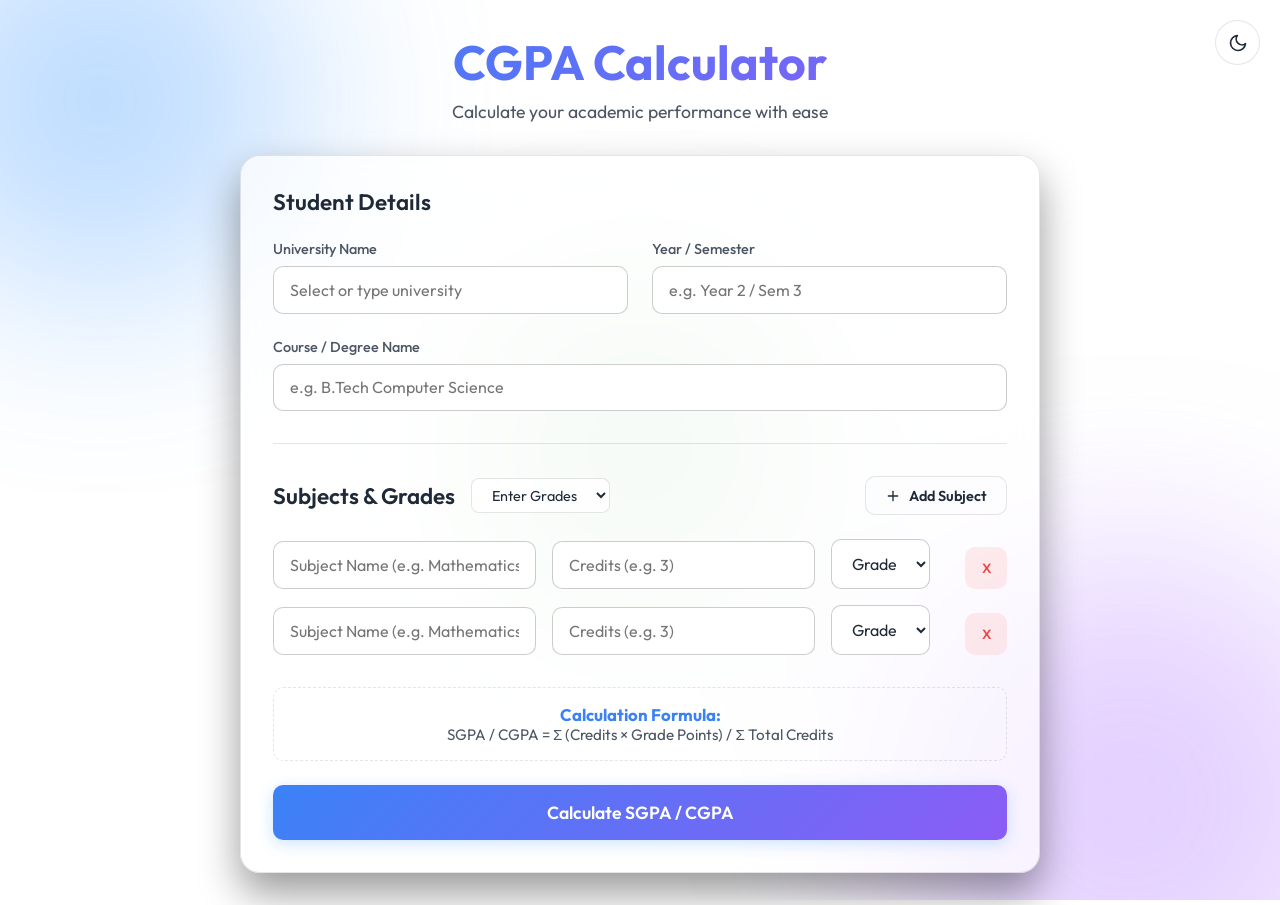
<file: index.html>
<!DOCTYPE html>
<html lang="en">
<head>
    <meta charset="UTF-8">
    <meta name="viewport" content="width=device-width, initial-scale=1.0">
    <title>Premium CGPA & SGPA Calculator Online</title>
    <meta name="description" content="Calculate your CGPA and SGPA instantly with our beautiful, modern, and easy-to-use grading calculator. Free and accurate.">
    <meta name="keywords" content="CGPA calculator, SGPA calculator, grade calculator, GPA calculator online, university gpa, college grading">
    <meta name="robots" content="index, follow">
    <meta name="author" content="Student Tools">
    <link rel="preconnect" href="https://fonts.googleapis.com">
    <link rel="preconnect" href="https://fonts.gstatic.com" crossorigin>
    <link href="https://fonts.googleapis.com/css2?family=Outfit:wght@300;400;500;600;700&display=swap" rel="stylesheet">
    <link rel="stylesheet" href="style.css">
</head>
<body>
    <div class="background-shapes">
        <div class="shape shape-1"></div>
        <div class="shape shape-2"></div>
        <div class="shape shape-3"></div>
    </div>

    <button id="theme-toggle" class="theme-toggle-btn" aria-label="Toggle Theme"></button>

    <main class="container">
        <header>
            <h1>CGPA Calculator</h1>
            <p>Calculate your academic performance with ease</p>
        </header>

        <form id="calculator-form" class="glass-card">
            <div class="form-section">
                <h2>Student Details</h2>
                <div class="input-grid">
                    <div class="input-group">
                        <label for="university">University Name</label>
                        <input list="universities-list" id="university" placeholder="Select or type university" required>
                        <datalist id="universities-list">
                            <option value="Savitribai Phule Pune University (SPPU)"></option>
                            <option value="Mumbai University (MU)"></option>
                            <option value="Shivaji University, Kolhapur"></option>
                            <option value="Dr. Babasaheb Ambedkar Technological University (DBATU)"></option>
                            <option value="Swami Ramanand Teerth Marathwada University (SRTMUN)"></option>
                            <option value="Delhi University (DU)"></option>
                            <option value="Visvesvaraya Technological University (VTU)"></option>
                        </datalist>
                    </div>
                    <div class="input-group">
                        <label for="year">Year / Semester</label>
                        <input type="text" id="year" placeholder="e.g. Year 2 / Sem 3" required>
                    </div>
                    <div class="input-group full-width">
                        <label for="course">Course / Degree Name</label>
                        <input type="text" id="course" placeholder="e.g. B.Tech Computer Science" required>
                    </div>
                </div>
            </div>

            <div class="form-section divider">
                <div class="section-header">
                    <div style="display: flex; gap: 1rem; align-items: center; flex-wrap: wrap;">
                        <h2>Subjects & Grades</h2>
                        <select id="input-method" style="padding: 0.4rem 1rem; border-radius: 8px; font-size: 0.9rem; background: var(--card-bg); color: var(--text-primary); border: 1px solid var(--card-border); cursor: pointer;">
                            <option value="grade">Enter Grades</option>
                            <option value="marks">Enter Marks</option>
                        </select>
                    </div>
                    <button type="button" id="add-subject-btn" class="btn-secondary">
                        <svg xmlns="http://www.w3.org/2000/svg" width="16" height="16" viewBox="0 0 24 24" fill="none" stroke="currentColor" stroke-width="2" stroke-linecap="round" stroke-linejoin="round"><line x1="12" y1="5" x2="12" y2="19"></line><line x1="5" y1="12" x2="19" y2="12"></line></svg>
                        Add Subject
                    </button>
                </div>
                
                <div id="subjects-container">
                    <!-- Subject rows will be injected here -->
                </div>
            </div>

            <div class="formula-info">
                <strong>Calculation Formula:</strong><br>
                <span>SGPA / CGPA = &Sigma; (Credits &times; Grade Points) / &Sigma; Total Credits</span>
            </div>

            <div class="actions">
                <button type="submit" class="btn-primary" id="calculate-btn">Calculate SGPA / CGPA</button>
            </div>
        </form>

        <div id="result-modal" class="modal hidden">
            <div class="modal-content glass-card">
                <button class="close-btn" id="close-modal">&times;</button>
                <div class="result-header">
                    <h2>Calculation Result</h2>
                    <p id="result-student-info">University - Course (Year)</p>
                </div>
                
                <div class="score-display">
                    <div class="score-circle">
                        <svg viewBox="0 0 36 36" class="circular-chart">
                            <path class="circle-bg"
                                d="M18 2.0845
                                a 15.9155 15.9155 0 0 1 0 31.831
                                a 15.9155 15.9155 0 0 1 0 -31.831"
                            />
                            <path class="circle"
                                id="score-path"
                                stroke-dasharray="0, 100"
                                d="M18 2.0845
                                a 15.9155 15.9155 0 0 1 0 31.831
                                a 15.9155 15.9155 0 0 1 0 -31.831"
                            />
                            <text x="18" y="20.35" class="percentage" id="final-gpa">0.00</text>
                            <text x="18" y="24.5" class="label">GPA</text>
                        </svg>
                    </div>
                </div>

                <div class="stats-grid">
                    <div class="stat-box">
                        <span class="stat-label">Total Credits</span>
                        <span class="stat-value" id="total-credits">0</span>
                    </div>
                    <div class="stat-box">
                        <span class="stat-label">Grade Points</span>
                        <span class="stat-value" id="total-points">0</span>
                    </div>
                </div>
            </div>
        </div>
    </main>

    <script src="script.js"></script>
</body>
</html>
</file>
<file: style.css>
:root {
    --bg-color: #ffffff;
    --text-primary: #1f2937;
    --text-secondary: #4b5563;
    --accent-primary: #3b82f6;
    --accent-hover: #2563eb;
    --accent-gradient: linear-gradient(135deg, #3b82f6, #8b5cf6);
    --card-bg: rgba(255, 255, 255, 0.7);
    --card-border: rgba(0, 0, 0, 0.1);
    --input-bg: rgba(255, 255, 255, 0.9);
    --input-border: rgba(0, 0, 0, 0.2);
    --danger: #ef4444;
    --success: #10b981;
}

[data-theme="dark"] {
    --bg-color: #0d1117;
    --text-primary: #f0f6fc;
    --text-secondary: #8b949e;
    --accent-primary: #58a6ff;
    --accent-hover: #3182ce;
    --accent-gradient: linear-gradient(135deg, #58a6ff, #bc8cff);
    --card-bg: rgba(22, 27, 34, 0.6);
    --card-border: rgba(240, 246, 252, 0.1);
    --input-bg: rgba(13, 17, 23, 0.8);
    --input-border: rgba(240, 246, 252, 0.2);
    --danger: #f85149;
    --success: #2ea043;
}

* {
    margin: 0;
    padding: 0;
    box-sizing: border-box;
    font-family: 'Outfit', sans-serif;
}

body {
    background-color: var(--bg-color);
    color: var(--text-primary);
    min-height: 100vh;
    display: flex;
    justify-content: center;
    align-items: center;
    padding: 2rem;
    position: relative;
    overflow-x: hidden;
}

/* Dynamic Background Shapes */
.background-shapes {
    position: fixed;
    top: 0;
    left: 0;
    width: 100%;
    height: 100%;
    z-index: -1;
    overflow: hidden;
}

.shape {
    position: absolute;
    border-radius: 50%;
    filter: blur(100px);
    opacity: 0.4;
    animation: float 20s infinite ease-in-out alternate;
}

.shape-1 {
    width: 400px;
    height: 400px;
    background: #58a6ff;
    top: -100px;
    left: -100px;
}

.shape-2 {
    width: 500px;
    height: 500px;
    background: #bc8cff;
    bottom: -150px;
    right: -100px;
    animation-delay: -5s;
}

.shape-3 {
    width: 300px;
    height: 300px;
    background: #2ea043;
    top: 50%;
    left: 50%;
    transform: translate(-50%, -50%);
    animation-delay: -10s;
    opacity: 0.2;
}

@keyframes float {
    0% { transform: translate(0, 0) scale(1); }
    100% { transform: translate(30px, -50px) scale(1.1); }
}

.container {
    width: 100%;
    max-width: 800px;
    z-index: 1;
}

header {
    text-align: center;
    margin-bottom: 2rem;
}

header h1 {
    font-size: 3rem;
    font-weight: 700;
    background: var(--accent-gradient);
    -webkit-background-clip: text;
    -webkit-text-fill-color: transparent;
    margin-bottom: 0.5rem;
}

header p {
    color: var(--text-secondary);
    font-size: 1.1rem;
}

.glass-card {
    background: var(--card-bg);
    backdrop-filter: blur(16px);
    -webkit-backdrop-filter: blur(16px);
    border: 1px solid var(--card-border);
    border-radius: 20px;
    padding: 2rem;
    box-shadow: 0 20px 40px rgba(0, 0, 0, 0.4);
}

.form-section {
    margin-bottom: 2rem;
}

.form-section.divider {
    border-top: 1px solid var(--card-border);
    padding-top: 2rem;
}

.form-section h2 {
    font-size: 1.4rem;
    font-weight: 600;
    margin-bottom: 1.5rem;
    color: var(--text-primary);
}

.section-header {
    display: flex;
    justify-content: space-between;
    align-items: center;
    margin-bottom: 1.5rem;
}

.section-header h2 {
    margin-bottom: 0;
}

.input-grid {
    display: grid;
    grid-template-columns: 1fr 1fr;
    gap: 1.5rem;
}

.input-group {
    display: flex;
    flex-direction: column;
    gap: 0.5rem;
}

.input-group.full-width {
    grid-column: 1 / -1;
}

label {
    font-size: 0.9rem;
    font-weight: 500;
    color: var(--text-secondary);
}

input, select {
    background: var(--input-bg);
    border: 1px solid var(--input-border);
    color: var(--text-primary);
    padding: 0.8rem 1rem;
    border-radius: 10px;
    font-size: 1rem;
    transition: all 0.3s ease;
    outline: none;
}

input:focus, select:focus {
    border-color: var(--accent-primary);
    box-shadow: 0 0 0 3px rgba(88, 166, 255, 0.2);
}

/* Subject Row */
.subject-row {
    display: grid;
    grid-template-columns: 2fr 1fr 1fr auto;
    gap: 1rem;
    margin-bottom: 1rem;
    align-items: end;
    animation: fadeIn 0.4s ease-out forwards;
}

@keyframes fadeIn {
    from { opacity: 0; transform: translateY(10px); }
    to { opacity: 1; transform: translateY(0); }
}

/* Buttons */
button {
    cursor: pointer;
    border: none;
    border-radius: 10px;
    font-weight: 600;
    transition: all 0.3s ease;
    display: flex;
    align-items: center;
    justify-content: center;
    gap: 0.5rem;
}

.btn-primary {
    background: var(--accent-gradient);
    color: white;
    padding: 1rem 2rem;
    font-size: 1.1rem;
    width: 100%;
    box-shadow: 0 4px 15px rgba(88, 166, 255, 0.3);
}

.btn-primary:hover {
    transform: translateY(-2px);
    box-shadow: 0 6px 20px rgba(88, 166, 255, 0.4);
}

.btn-primary:active {
    transform: translateY(0);
}

.btn-secondary {
    background: rgba(240, 246, 252, 0.1);
    color: var(--text-primary);
    padding: 0.6rem 1.2rem;
    font-size: 0.9rem;
    border: 1px solid var(--card-border);
}

.btn-secondary:hover {
    background: rgba(240, 246, 252, 0.15);
}

.btn-icon {
    background: rgba(248, 81, 73, 0.1);
    color: var(--danger);
    width: 42px;
    height: 42px;
    padding: 0;
    border-radius: 10px;
    flex-shrink: 0;
}

.btn-icon:hover {
    background: rgba(248, 81, 73, 0.2);
}

/* Modal */
.modal {
    position: fixed;
    top: 0;
    left: 0;
    width: 100%;
    height: 100%;
    background: rgba(0, 0, 0, 0.6);
    backdrop-filter: blur(5px);
    display: flex;
    justify-content: center;
    align-items: center;
    z-index: 1000;
    opacity: 0;
    pointer-events: none;
    transition: opacity 0.3s ease;
}

.modal.visible {
    opacity: 1;
    pointer-events: auto;
}

.modal-content {
    width: 90%;
    max-width: 500px;
    position: relative;
    transform: scale(0.9);
    transition: transform 0.3s cubic-bezier(0.175, 0.885, 0.32, 1.275);
}

.modal.visible .modal-content {
    transform: scale(1);
}

.close-btn {
    position: absolute;
    top: 15px;
    right: 15px;
    background: none;
    color: var(--text-secondary);
    font-size: 1.5rem;
    width: 30px;
    height: 30px;
    padding: 0;
}

.close-btn:hover {
    color: var(--text-primary);
    transform: scale(1.1);
}

.result-header {
    text-align: center;
    margin-bottom: 2rem;
}

.result-header p {
    color: var(--text-secondary);
    margin-top: 0.5rem;
}

/* Circular Chart */
.score-display {
    display: flex;
    justify-content: center;
    margin-bottom: 2rem;
}

.score-circle {
    width: 200px;
    height: 200px;
}

.circular-chart {
    display: block;
    margin: 0 auto;
    max-width: 100%;
    max-height: 250px;
}

.circle-bg {
    fill: none;
    stroke: rgba(240, 246, 252, 0.1);
    stroke-width: 2.5;
}

.circle {
    fill: none;
    stroke-width: 2.5;
    stroke-linecap: round;
    transition: stroke-dasharray 1.5s cubic-bezier(0.175, 0.885, 0.32, 1.275);
}

.percentage {
    fill: var(--text-primary);
    font-size: 0.4em;
    font-weight: bold;
    text-anchor: middle;
}

.label {
    fill: var(--text-secondary);
    font-size: 0.15em;
    text-anchor: middle;
}

.stats-grid {
    display: grid;
    grid-template-columns: 1fr 1fr;
    gap: 1rem;
    text-align: center;
}

.stat-box {
    background: rgba(240, 246, 252, 0.05);
    border-radius: 15px;
    padding: 1.5rem;
    display: flex;
    flex-direction: column;
    gap: 0.5rem;
}

.stat-label {
    color: var(--text-secondary);
    font-size: 0.9rem;
}

.stat-value {
    font-size: 1.5rem;
    font-weight: 700;
    color: var(--accent-primary);
}

/* Responsive */
@media (max-width: 600px) {
    .input-grid {
        grid-template-columns: 1fr;
    }
    
    .subject-row {
        grid-template-columns: 1fr;
        gap: 0.5rem;
        background: rgba(240, 246, 252, 0.03);
        padding: 1rem;
        border-radius: 10px;
        position: relative;
    }
    
    .btn-icon {
        position: absolute;
        top: 10px;
        right: 10px;
        width: 30px;
        height: 30px;
    }
}

.formula-info {
    text-align: center;
    color: var(--text-secondary);
    font-size: 0.95rem;
    background: rgba(240, 246, 252, 0.03);
    padding: 1rem;
    border-radius: 10px;
    margin-bottom: 1.5rem;
    border: 1px dashed var(--card-border);
}

.formula-info strong {
    color: var(--accent-primary);
    font-size: 1.05rem;
}

.theme-toggle-btn {
    position: absolute;
    top: 20px;
    right: 20px;
    width: 45px;
    height: 45px;
    border-radius: 50%;
    background: var(--card-bg);
    border: 1px solid var(--card-border);
    color: var(--text-primary);
    backdrop-filter: blur(10px);
    z-index: 100;
    display: flex;
    align-items: center;
    justify-content: center;
    cursor: pointer;
    transition: all 0.3s ease;
}

.theme-toggle-btn:hover {
    transform: scale(1.1);
    background: var(--input-border);
}
</file>
